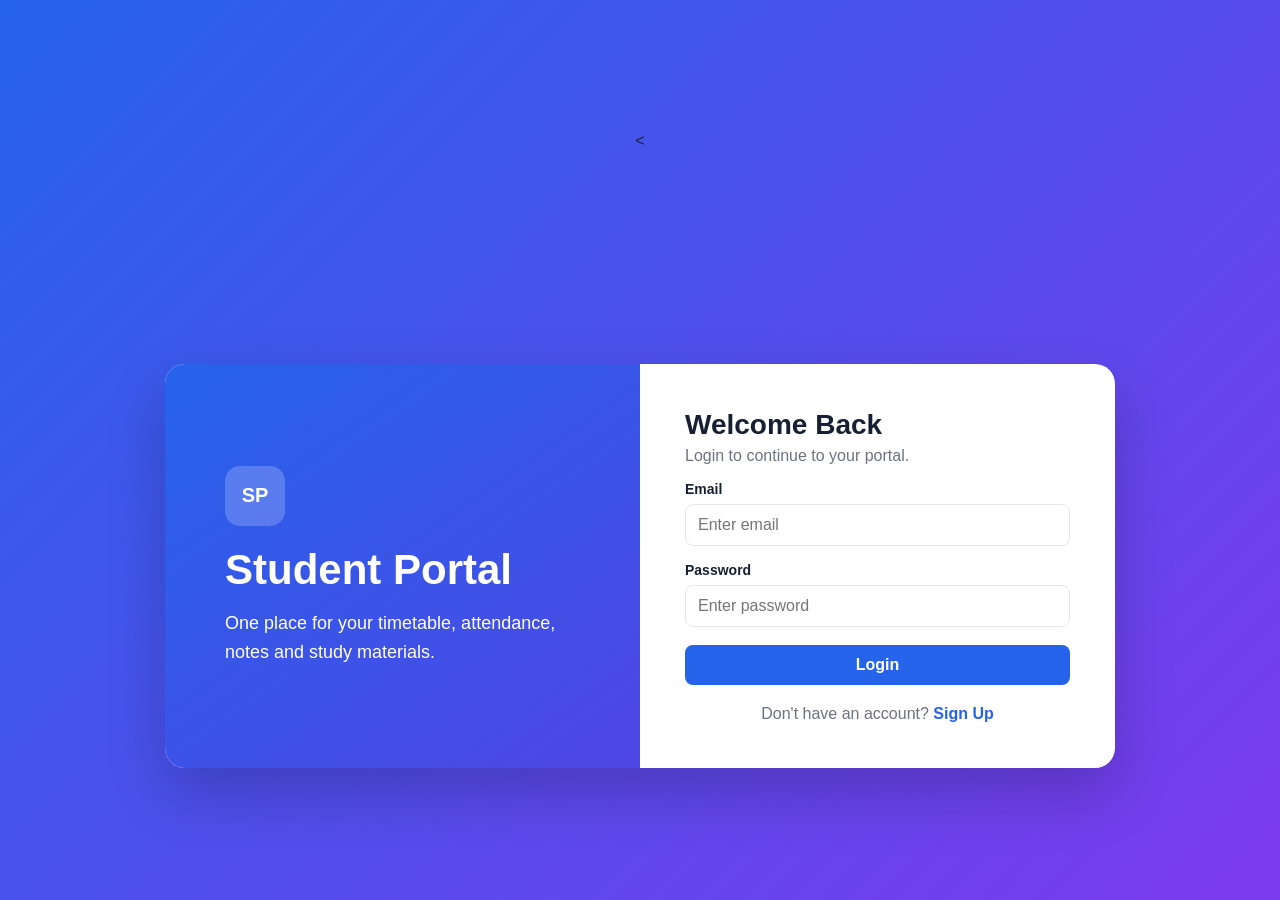
<file: index.html>
<<!DOCTYPE html>
<html lang="en">
<head>
    <meta charset="UTF-8">
    <meta name="viewport" content="width=device-width, initial-scale=1.0">
    <title>Student Portal - Login</title>
    <link rel="stylesheet" href="style.css">
</head>

<body class="auth-page">

<div class="auth-shell">

    <div class="auth-hero">
        <div>
            <div class="brand-mark">SP</div>

            <h1>Student Portal</h1>

            <p>
                One place for your timetable, attendance,
                notes and study materials.
            </p>
        </div>
    </div>

    <div class="auth-card">

        <!-- LOGIN -->

        <div id="loginPanel">

            <h2>Welcome Back</h2>

            <p class="muted">
                Login to continue to your portal.
            </p>

            <form id="loginForm">

                <label>Email</label>

                <input
                    id="loginEmail"
                    type="email"
                    placeholder="Enter email"
                    required
                >

                <label>Password</label>

                <input
                    id="loginPassword"
                    type="password"
                    placeholder="Enter password"
                    required
                >

                <button class="btn primary full">
                    Login
                </button>

            </form>

            <p class="switch">
                Don't have an account?

                <button
                    class="link-btn"
                    type="button"
                    onclick="showSignup()"
                >
                    Sign Up
                </button>
            </p>

        </div>


        <!-- SIGN UP -->

        <div id="signupPanel" class="hidden">

            <h2>Create Account</h2>

            <p class="muted">
                Create your student account.
            </p>

            <form id="signupForm">

                <label>Username</label>

                <input
                    id="signupUsername"
                    placeholder="Enter username"
                    required
                >

                <label>Email</label>

                <input
                    id="signupEmail"
                    type="email"
                    placeholder="Enter email"
                    required
                >

                <label>Password</label>

                <input
                    id="signupPassword"
                    type="password"
                    minlength="4"
                    placeholder="Enter password"
                    required
                >

                <label>Confirm Password</label>

                <input
                    id="confirmPassword"
                    type="password"
                    placeholder="Confirm password"
                    required
                >

                <button class="btn primary full">
                    Create Account
                </button>

            </form>

            <p class="switch">

                Already have an account?

                <button
                    class="link-btn"
                    type="button"
                    onclick="showLogin()"
                >
                    Login
                </button>

            </p>

        </div>

    </div>

</div>

<script src="app.js"></script>

</body>
</html>
</file>
<file: style.css>
* {
    box-sizing: border-box;
    margin: 0;
    padding: 0;
}

:root {

    --primary: #2563eb;

    --primary-dark: #1d4ed8;

    --background: #f4f7fb;

    --white: #ffffff;

    --text: #172033;

    --muted: #6b7280;

    --border: #e5e7eb;

    --success: #16a34a;

    --danger: #dc2626;

}

body {

    font-family:
        Arial,
        Helvetica,
        sans-serif;

    background:
        var(--background);

    color:
        var(--text);

    min-height: 100vh;

}

button,
input,
select,
textarea {

    font: inherit;

}

button {

    cursor: pointer;

}

.hidden {

    display: none !important;

}

.muted {

    color: var(--muted);

}


/* =========================
   BUTTONS
========================= */

.btn {

    border: none;

    border-radius: 8px;

    padding: 11px 17px;

    font-weight: 600;

    cursor: pointer;

}

.primary {

    background:
        var(--primary);

    color:
        white;

}

.primary:hover {

    background:
        var(--primary-dark);

}

.success {

    background:
        var(--success);

    color:
        white;

}

.danger {

    background:
        var(--danger);

    color:
        white;

}

.secondary {

    background:
        #eef2ff;

    color:
        #3730a3;

}

.full {

    width: 100%;

    margin-top: 18px;

}


/* =========================
   LOGIN
========================= */

.auth-page {

    min-height: 100vh;

    display: grid;

    place-items: center;

    padding: 25px;

    background:
        linear-gradient(
            135deg,
            #2563eb,
            #7c3aed
        );

}

.auth-shell {

    width: min(950px, 100%);

    display: grid;

    grid-template-columns:
        1fr 1fr;

    background:
        white;

    border-radius: 20px;

    overflow: hidden;

    box-shadow:
        0 25px 60px
        rgba(0,0,0,.2);

}

.auth-hero {

    padding: 60px;

    display: flex;

    align-items: center;

    color: white;

    background:
        linear-gradient(
            145deg,
            #2563eb,
            #4f46e5
        );

}

.brand-mark {

    width: 60px;

    height: 60px;

    display: grid;

    place-items: center;

    border-radius: 15px;

    background:
        rgba(255,255,255,.2);

    font-size: 20px;

    font-weight: bold;

    margin-bottom: 20px;

}

.auth-hero h1 {

    font-size: 42px;

    margin-bottom: 15px;

}

.auth-hero p {

    font-size: 18px;

    line-height: 1.6;

}

.auth-card {

    padding: 45px;

}

.auth-card h2 {

    font-size: 28px;

    margin-bottom: 6px;

}

label {

    display: block;

    font-weight: bold;

    font-size: 14px;

    margin:
        16px 0 7px;

}

input,
select,
textarea {

    width: 100%;

    border:
        1px solid var(--border);

    border-radius: 8px;

    padding: 11px 12px;

    outline: none;

    background: white;

}

textarea {

    min-height: 180px;

    resize: vertical;

}

input:focus,
select:focus,
textarea:focus {

    border-color:
        var(--primary);

    box-shadow:
        0 0 0 3px
        rgba(37,99,235,.1);

}

.switch {

    text-align: center;

    margin-top: 20px;

    color: var(--muted);

}

.link-btn {

    border: none;

    background: none;

    color: var(--primary);

    font-weight: bold;

}


/* =========================
   NAVIGATION
========================= */

.navbar {

    height: 70px;

    background:
        white;

    border-bottom:
        1px solid var(--border);

    display: flex;

    align-items: center;

    gap: 30px;

    padding:
        0 32px;

    position: sticky;

    top: 0;

    z-index: 100;

}

.logo {

    font-size: 21px;

    font-weight: bold;

    color: var(--primary);

    margin-right: auto;

}

.nav-links {

    display: flex;

    gap: 20px;

}

.nav-links a {

    color: #4b5563;

}

.nav-links a:hover {

    color: var(--primary);

}


/* =========================
   MAIN
========================= */

.main {

    max-width: 1250px;

    margin:
        30px auto;

    padding:
        0 20px;

}

.page-title {

    margin-bottom: 25px;

}

.page-title h1 {

    font-size: 30px;

    margin:
        8px 0;

}


/* =========================
   DASHBOARD CARDS
========================= */

.cards {

    display: grid;

    grid-template-columns:
        repeat(4,1fr);

    gap: 18px;

    margin-bottom: 24px;

}

.card {

    background: white;

    border:
        1px solid var(--border);

    border-radius: 14px;

    padding: 22px;

    box-shadow:
        0 5px 18px
        rgba(15,23,42,.04);

}

.card h3 {

    color:
        var(--muted);

    font-size: 14px;

    margin-bottom: 8px;

}

.stat {

    font-size: 30px;

    font-weight: bold;

    color:
        var(--primary);

}


/* =========================
   PANELS
========================= */

.panel {

    background:
        white;

    border:
        1px solid var(--border);

    border-radius: 14px;

    padding: 22px;

    margin-bottom: 20px;

    box-shadow:
        0 5px 18px
        rgba(15,23,42,.04);

}

.panel h2 {

    font-size: 19px;

    margin-bottom: 15px;

}

.grid-2 {

    display: grid;

    grid-template-columns:
        1fr 1fr;

    gap: 20px;

}

.current {

    border-left:
        5px solid var(--primary);

}

.current-subject {

    font-size: 28px;

    font-weight: bold;

    color:
        var(--primary);

    margin:
        12px 0;

}


/* =========================
   TABLE
========================= */

.table-wrap {

    overflow-x: auto;

}

table {

    width: 100%;

    border-collapse:
        collapse;

}

th,
td {

    padding: 12px;

    border-bottom:
        1px solid var(--border);

    text-align: left;

}

th {

    background:
        #f8fafc;

    color:
        #4b5563;

    font-size: 13px;

}


/* =========================
   FORMS
========================= */

.form-grid {

    display: grid;

    grid-template-columns:
        repeat(4,1fr);

    gap: 15px;

}

.form-actions {

    margin-top: 18px;

}

.actions {

    display: flex;

    gap: 10px;

    flex-wrap: wrap;

}


/* =========================
   BADGES
========================= */

.badge {

    display: inline-flex;

    padding:
        5px 10px;

    border-radius:
        999px;

    font-size:
        12px;

    font-weight:
        bold;

}

.present {

    background:
        #dcfce7;

    color:
        #166534;

}

.absent {

    background:
        #fee2e2;

    color:
        #991b1b;

}

.neutral {

    background:
        #eef2f7;

    color:
        #475569;

}


/* =========================
   SUBJECT CARDS
========================= */

.subject-grid {

    display: grid;

    grid-template-columns:
        repeat(4,1fr);

    gap: 16px;

}

.subject-card {

    background:
        white;

    border:
        1px solid var(--border);

    border-radius:
        14px;

    padding:
        22px;

    cursor:
        pointer;

    transition:
        .2s;

}

.subject-card:hover {

    transform:
        translateY(-3px);

    box-shadow:
        0 10px 25px
        rgba(0,0,0,.08);

}

.subject-icon {

    font-size:
        32px;

    margin-bottom:
        10px;

}

.subject-card h3 {

    margin-bottom:
        6px;

}

.subject-card p {

    color:
        var(--muted);

    font-size:
        13px;

}


/* =========================
   NOTES
========================= */

.note-list {

    display:
        grid;

    gap:
        12px;

}

.note-item {

    border:
        1px solid var(--border);

    border-radius:
        10px;

    padding:
        15px;

    display:
        flex;

    justify-content:
        space-between;

    gap:
        15px;

}

.note-item h3 {

    font-size:
        16px;

    margin-bottom:
        5px;

}

.note-item small {

    color:
        var(--muted);

}

.pdf-list {

    display:
        grid;

    gap:
        10px;

}

.pdf-item {

    display:
        flex;

    align-items:
        center;

    justify-content:
        space-between;

    border:
        1px solid var(--border);

    padding:
        13px;

    border-radius:
        9px;

}

.empty {

    padding:
        28px;

    text-align:
        center;

    color:
        var(--muted);

}


/* =========================
   TOAST
========================= */

.toast {

    position:
        fixed;

    right:
        20px;

    bottom:
        20px;

    background:
        #111827;

    color:
        white;

    padding:
        12px 18px;

    border-radius:
        8px;

    display:
        none;

    z-index:
        999;

}


/* =========================
   RESPONSIVE
========================= */

@media(max-width:950px) {

    .cards,
    .subject-grid {

        grid-template-columns:
            repeat(2,1fr);

    }

    .grid-2 {

        grid-template-columns:
            1fr;

    }

    .form-grid {

        grid-template-columns:
            1fr 1fr;

    }

    .auth-shell {

        grid-template-columns:
            1fr;

    }

    .auth-hero {

        display:
            none;

    }

}


@media(max-width:600px) {

    .navbar {

        padding:
            0 15px;

    }

    .nav-links {

        display:
            none;

    }

    .cards,
    .subject-grid,
    .form-grid {

        grid-template-columns:
            1fr;

    }

    .main {

        padding:
            0 12px;

    }

    .auth-card {

        padding:
            28px;

    }

}
/* ========================================
   SUBJECT CARD
======================================== */

.subject-card {
    position: relative;
}


/* ========================================
   DELETE SUBJECT BUTTON
======================================== */

.delete-subject-btn {
    position: absolute;

    top: 10px;
    right: 10px;

    background: #dc2626;

    color: white;

    border: none;

    border-radius: 6px;

    padding: 6px 10px;

    cursor: pointer;

    font-size: 14px;

    z-index: 10;
}


.delete-subject-btn:hover {
    background: #b91c1c;
}


/* ========================================
   SUBJECT CONTENT
======================================== */

.subject-content {
    cursor: pointer;
}
</file>
